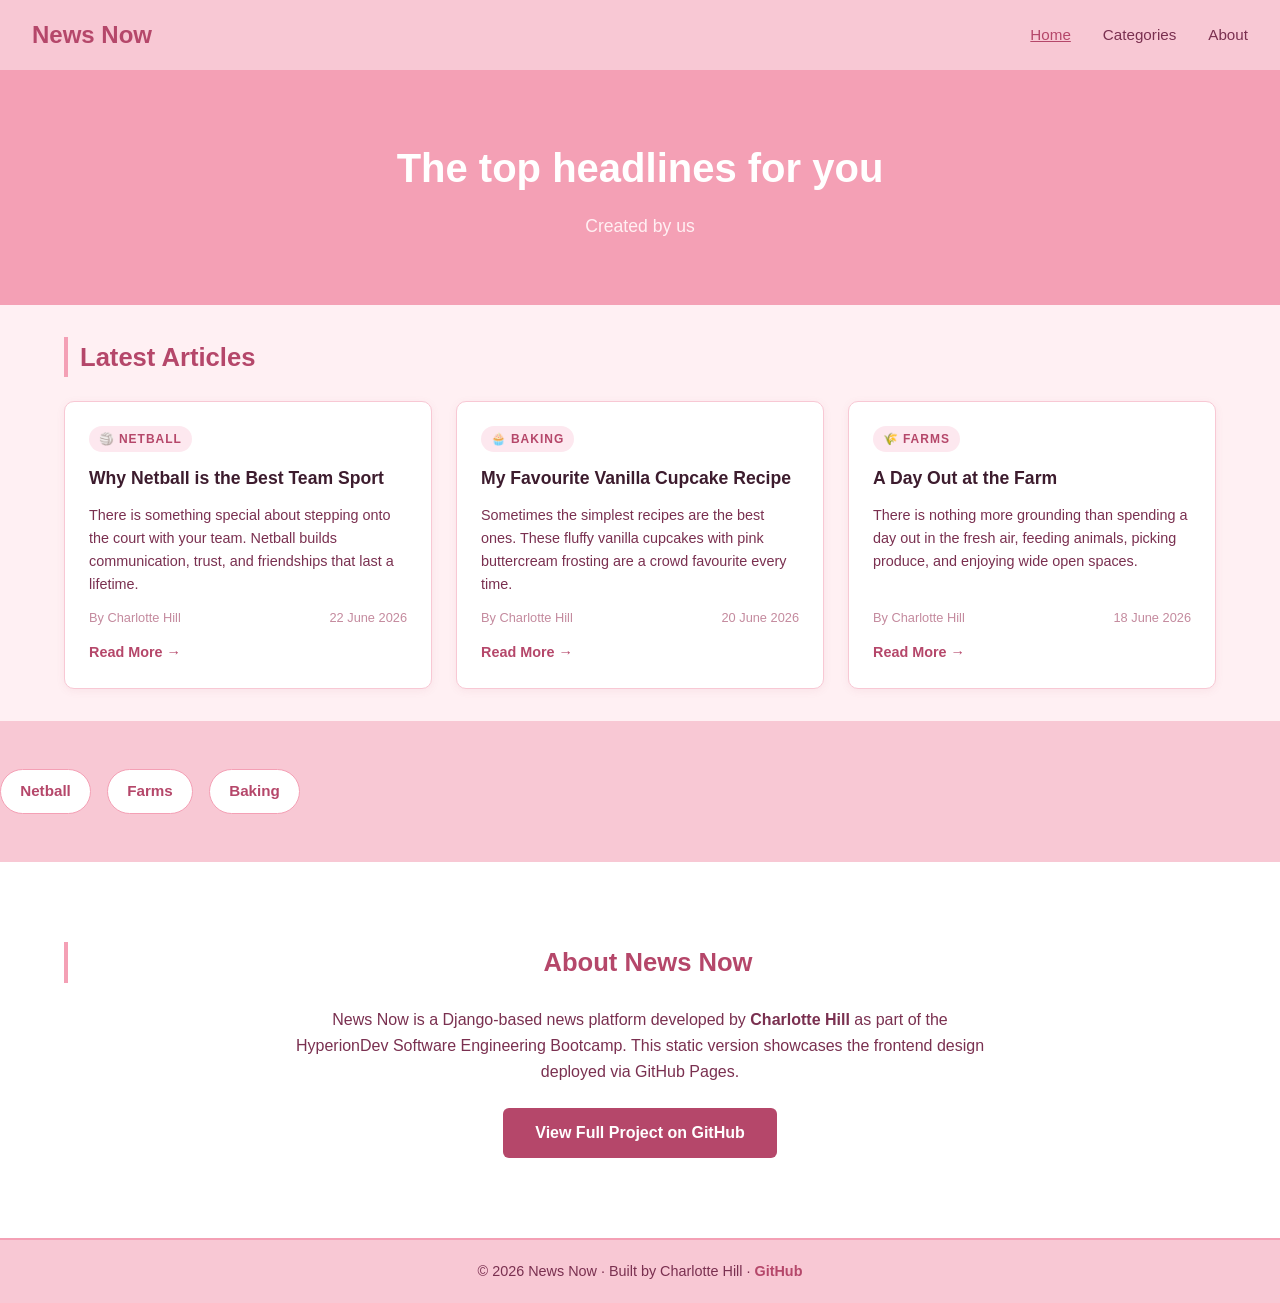
<file: index.html>
<!DOCTYPE html>
<html lang="en">
<head>
  <meta charset="UTF-8" />
  <meta name="viewport" content="width=device-width, initial-scale=1.0"/>
  <title>News Now| Latest Headlines</title>
  <link rel="stylesheet" href="css/style.css" />
</head>
<body>

  <!-- NAVBAR -->
  <header>
    <nav class="navbar">
      <div class="logo">News Now</div>
      <ul class="nav-links">
        <li><a href="index.html" class="active">Home</a></li>
        <li><a href="#categories">Categories</a></li>
        <li><a href="#about">About</a></li>
      </ul>
    </nav>
  </header>

  <!-- HERO -->
  <section class="hero">
    <div class="hero-content">
      <h1>The top headlines for you</h1>
      <p>Created by us</p>
    </div>
  </section>

  <!-- FEATURED ARTICLES -->
  <main class="container">
    <h2 class="section-title">Latest Articles</h2>
    <div class="articles-grid">

  <article class="card">
    <div class="card-category netball">🏐 Netball</div>
    <h3 class="card-title">Why Netball is the Best Team Sport</h3>
    <p class="card-excerpt">
      There is something special about stepping onto the court with your team.
      Netball builds communication, trust, and friendships that last a lifetime.
    </p>
    <div class="card-meta">
      <span class="author">By Charlotte Hill</span>
      <span class="date">22 June 2026</span>
    </div>
    <a href="article.html" class="read-more">Read More →</a>
  </article>

  <article class="card">
    <div class="card-category baking">🧁 Baking</div>
    <h3 class="card-title">My Favourite Vanilla Cupcake Recipe</h3>
    <p class="card-excerpt">
      Sometimes the simplest recipes are the best ones. These fluffy vanilla
      cupcakes with pink buttercream frosting are a crowd favourite every time.
    </p>
    <div class="card-meta">
      <span class="author">By Charlotte Hill</span>
      <span class="date">20 June 2026</span>
    </div>
    <a href="baking.html" class="read-more">Read More →</a>
  </article>

  <article class="card">
    <div class="card-category farms">🌾 Farms</div>
    <h3 class="card-title">A Day Out at the Farm</h3>
    <p class="card-excerpt">
      There is nothing more grounding than spending a day out in the fresh air,
      feeding animals, picking produce, and enjoying wide open spaces.
    </p>
    <div class="card-meta">
      <span class="author">By Charlotte Hill</span>
      <span class="date">18 June 2026</span>
    </div>
    <a href="farms.html" class="read-more">Read More →</a>
  </article>

    </div>
  </main>

  <!-- CATEGORIES SECTION -->
  <section id="categories" class="categories-section">
    <div class="categories-grid">
    <div class="category-pill">Netball</div>
    <div class="category-pill">Farms</div>
    <div class="category-pill">Baking</div>
    </div>
  </section>

  <!-- ABOUT SECTION -->
  <section id="about" class="about-section">
    <div class="container">
      <h2 class="section-title">About News Now</h2>
      <p>
        News Now is a Django-based news platform developed by <strong>Charlotte Hill</strong>
        as part of the HyperionDev Software Engineering Bootcamp. This static version
        showcases the frontend design deployed via GitHub Pages.
      </p>
      <a
        href="https://github.com/hyperiondev-bootcamps/CH26020020037"
        class="btn"
        target="_blank"
      >View Full Project on GitHub</a>
    </div>
  </section>

  <!-- FOOTER -->
  <footer>
    <p>© 2026 News Now · Built by Charlotte Hill · 
      <a href="https://github.com/Char-rea" target="_blank">GitHub</a>
    </p>
  </footer>

</body>
</html>
</file>
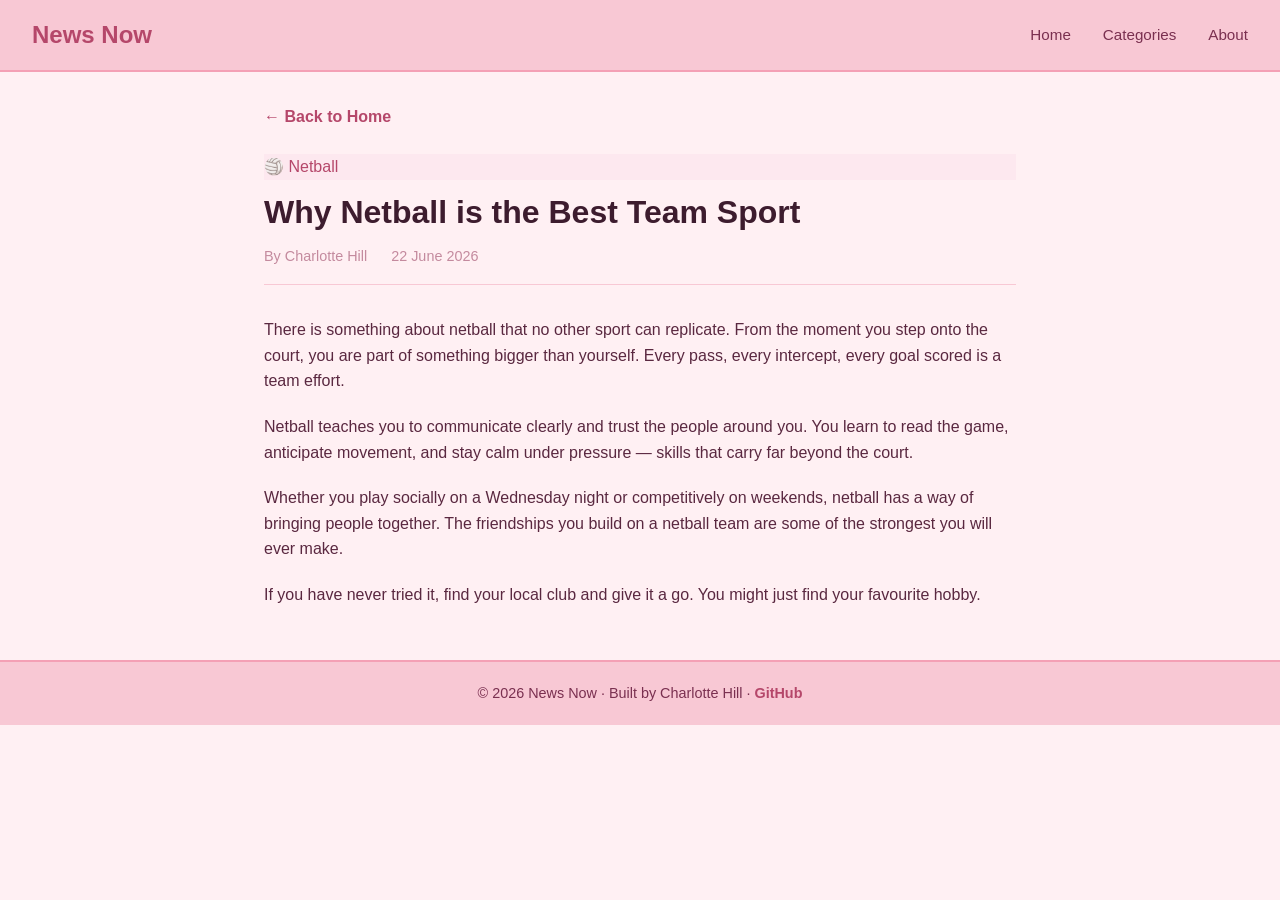
<file: article.html>
<!DOCTYPE html>
<html lang="en">
<head>
  <meta charset="UTF-8" />
  <meta name="viewport" content="width=device-width, initial-scale=1.0"/>
  <title>News Now | Article</title>
  <link rel="stylesheet" href="css/style.css" />
</head>
<body>

  <header>
    <nav class="navbar">
      <div class="logo">News Now</div>
      <ul class="nav-links">
        <li><a href="index.html">Home</a></li>
        <li><a href="index.html#categories">Categories</a></li>
        <li><a href="index.html#about">About</a></li>
      </ul>
    </nav>
  </header>

  <main class="container article-page">
  <a href="index.html" class="back-link">← Back to Home</a>

  <div class="article-category netball">🏐 Netball</div>
  <h1 class="article-title">Why Netball is the Best Team Sport</h1>

  <div class="article-meta">
    <span class="author">By Charlotte Hill</span>
    <span class="date">22 June 2026</span>
  </div>

  <div class="article-body">
    <p>
      There is something about netball that no other sport can replicate. 
      From the moment you step onto the court, you are part of something 
      bigger than yourself. Every pass, every intercept, every goal scored 
      is a team effort.
    </p>
    <p>
      Netball teaches you to communicate clearly and trust the people around 
      you. You learn to read the game, anticipate movement, and stay calm 
      under pressure — skills that carry far beyond the court.
    </p>
    <p>
      Whether you play socially on a Wednesday night or competitively on 
      weekends, netball has a way of bringing people together. The friendships 
      you build on a netball team are some of the strongest you will ever make.
    </p>
    <p>
      If you have never tried it, find your local club and give it a go. 
      You might just find your favourite hobby.
    </p>
  </div>
    </main>
  <footer>
    <p>© 2026 News Now · Built by Charlotte Hill · 
      <a href="https://github.com/Char-rea" target="_blank">GitHub</a>
    </p>
  </footer>

</body>
</html>
</file>
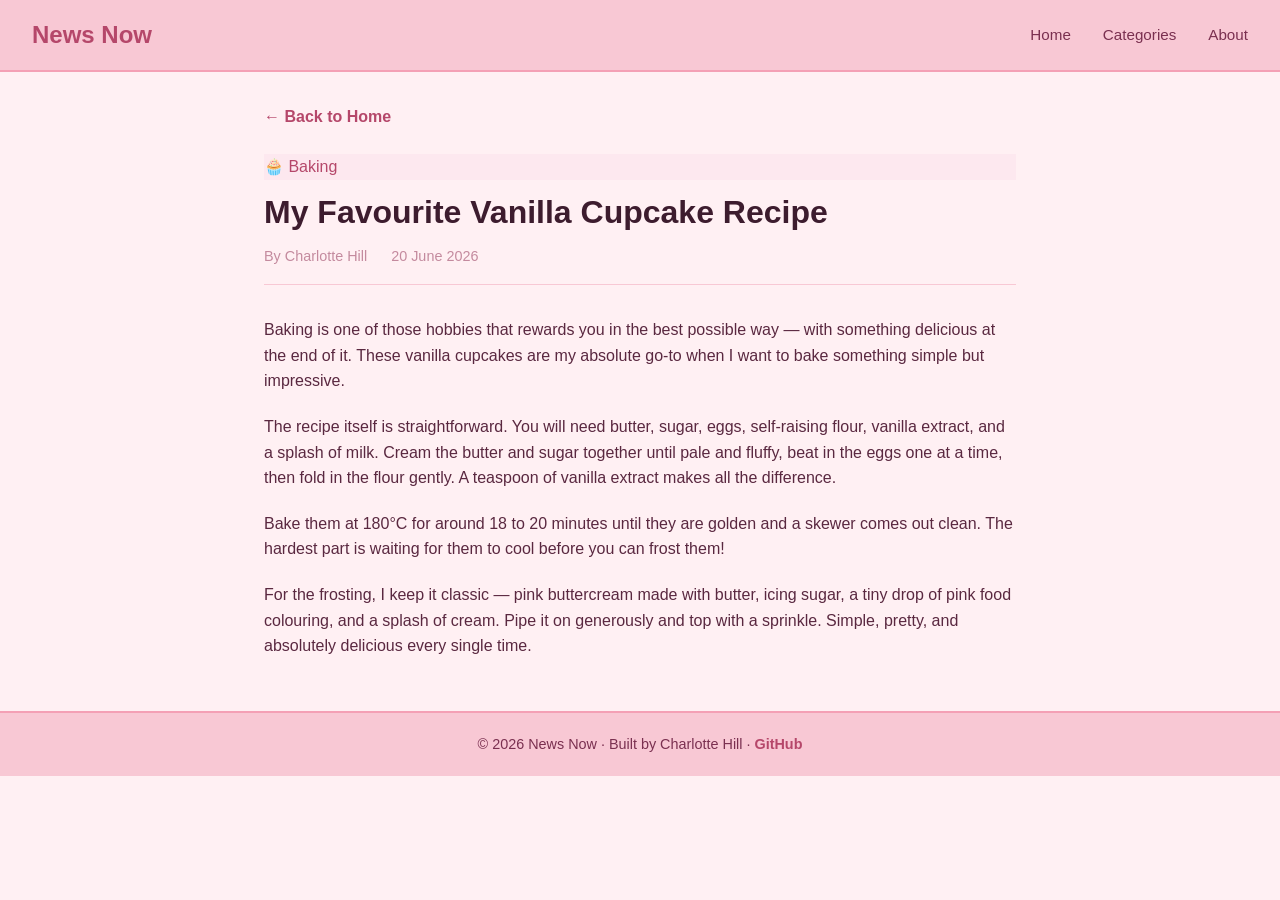
<file: baking.html>
<!DOCTYPE html>
<html lang="en">
<head>
  <meta charset="UTF-8" />
  <meta name="viewport" content="width=device-width, initial-scale=1.0"/>
  <title>News Now | My Favourite Vanilla Cupcake Recipe</title>
  <link rel="stylesheet" href="css/style.css" />
</head>
<body>

  <header>
    <nav class="navbar">
      <div class="logo">News Now</div>
      <ul class="nav-links">
        <li><a href="index.html">Home</a></li>
        <li><a href="index.html#categories">Categories</a></li>
        <li><a href="index.html#about">About</a></li>
      </ul>
    </nav>
  </header>

  <main class="container article-page">
    <a href="index.html" class="back-link">← Back to Home</a>

    <div class="article-category baking">🧁 Baking</div>
    <h1 class="article-title">My Favourite Vanilla Cupcake Recipe</h1>

    <div class="article-meta">
      <span class="author">By Charlotte Hill</span>
      <span class="date">20 June 2026</span>
    </div>

    <div class="article-body">
      <p>
        Baking is one of those hobbies that rewards you in the best possible 
        way — with something delicious at the end of it. These vanilla cupcakes 
        are my absolute go-to when I want to bake something simple but impressive.
      </p>
      <p>
        The recipe itself is straightforward. You will need butter, sugar, eggs, 
        self-raising flour, vanilla extract, and a splash of milk. Cream the 
        butter and sugar together until pale and fluffy, beat in the eggs one 
        at a time, then fold in the flour gently. A teaspoon of vanilla extract 
        makes all the difference.
      </p>
      <p>
        Bake them at 180°C for around 18 to 20 minutes until they are golden 
        and a skewer comes out clean. The hardest part is waiting for them to 
        cool before you can frost them!
      </p>
      <p>
        For the frosting, I keep it classic — pink buttercream made with butter, 
        icing sugar, a tiny drop of pink food colouring, and a splash of cream. 
        Pipe it on generously and top with a sprinkle. Simple, pretty, and 
        absolutely delicious every single time.
      </p>
    </div>
  </main>

  <footer>
    <p>© 2026 News Now · Built by Charlotte Hill · 
      <a href="https://github.com/Char-rea" target="_blank">GitHub</a>
    </p>
  </footer>

</body>
</html>
</file>
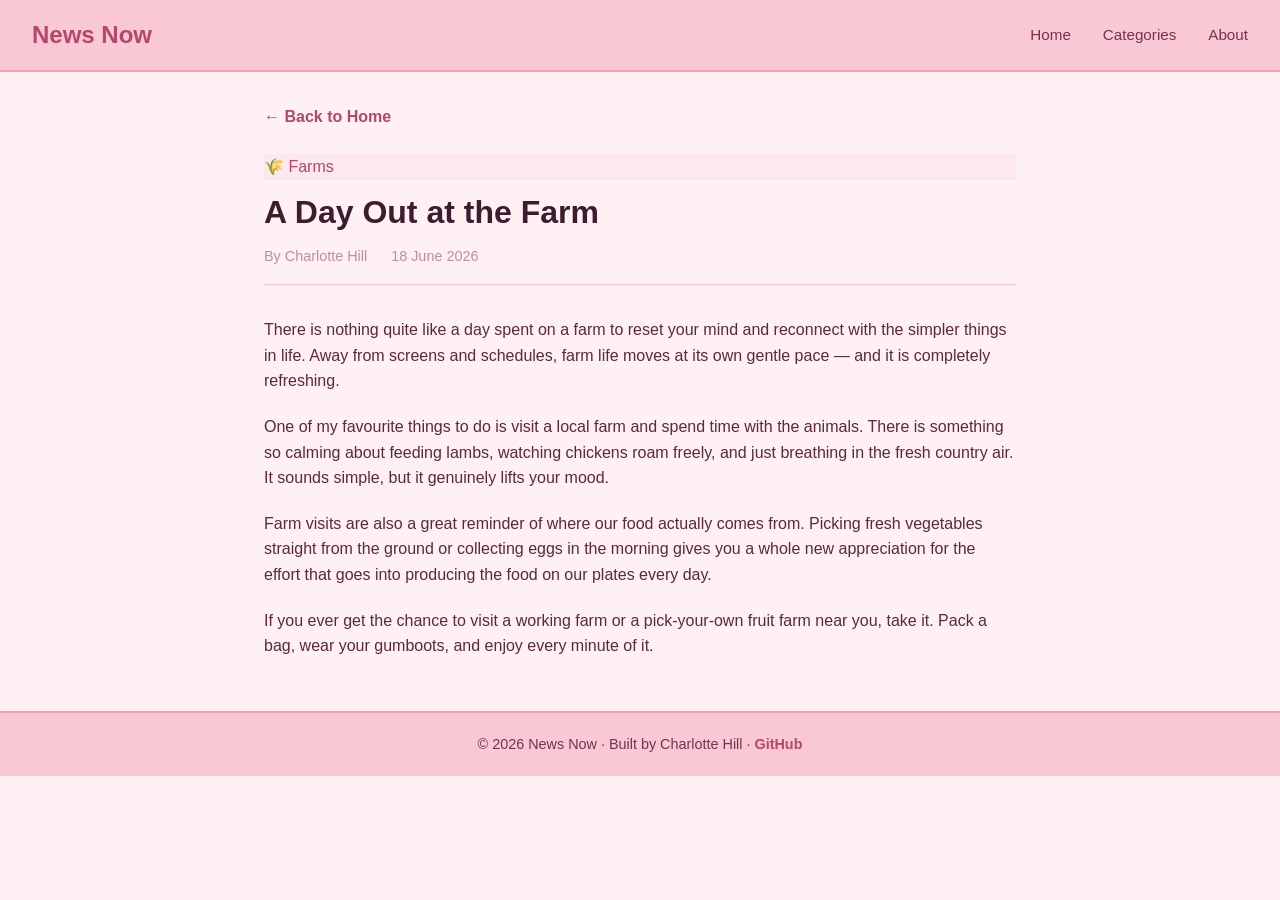
<file: farms.html>
<!DOCTYPE html>
<html lang="en">
<head>
  <meta charset="UTF-8" />
  <meta name="viewport" content="width=device-width, initial-scale=1.0"/>
  <title>News Now | A Day Out at the Farm</title>
  <link rel="stylesheet" href="css/style.css" />
</head>
<body>

  <header>
    <nav class="navbar">
      <div class="logo">News Now</div>
      <ul class="nav-links">
        <li><a href="index.html">Home</a></li>
        <li><a href="index.html#categories">Categories</a></li>
        <li><a href="index.html#about">About</a></li>
      </ul>
    </nav>
  </header>

  <main class="container article-page">
    <a href="index.html" class="back-link">← Back to Home</a>

    <div class="article-category farms">🌾 Farms</div>
    <h1 class="article-title">A Day Out at the Farm</h1>

    <div class="article-meta">
      <span class="author">By Charlotte Hill</span>
      <span class="date">18 June 2026</span>
    </div>

    <div class="article-body">
      <p>
        There is nothing quite like a day spent on a farm to reset your mind 
        and reconnect with the simpler things in life. Away from screens and 
        schedules, farm life moves at its own gentle pace — and it is 
        completely refreshing.
      </p>
      <p>
        One of my favourite things to do is visit a local farm and spend time 
        with the animals. There is something so calming about feeding lambs, 
        watching chickens roam freely, and just breathing in the fresh country 
        air. It sounds simple, but it genuinely lifts your mood.
      </p>
      <p>
        Farm visits are also a great reminder of where our food actually comes 
        from. Picking fresh vegetables straight from the ground or collecting 
        eggs in the morning gives you a whole new appreciation for the effort 
        that goes into producing the food on our plates every day.
      </p>
      <p>
        If you ever get the chance to visit a working farm or a pick-your-own 
        fruit farm near you, take it. Pack a bag, wear your gumboots, and 
        enjoy every minute of it.
      </p>
    </div>
  </main>

  <footer>
    <p>© 2026 News Now · Built by Charlotte Hill · 
      <a href="https://github.com/Char-rea" target="_blank">GitHub</a>
    </p>
  </footer>

</body>
</html>
</file>
<file: css/style.css>
/* ── RESET & BASE ── */
*, *::before, *::after {
  box-sizing: border-box;
  margin: 0;
  padding: 0;
}

body {
  font-family: 'Segoe UI', Arial, sans-serif;
  background-color: #fff0f3;
  color: #3d1c2e;
  line-height: 1.6;
}

a {
  text-decoration: none;
  color: inherit;
}

/* ── NAVBAR ── */
.navbar {
  display: flex;
  justify-content: space-between;
  align-items: center;
  background-color: #f8c8d4;
  padding: 1rem 2rem;
  border-bottom: 2px solid #f4a0b5;
}

.logo {
  font-size: 1.5rem;
  font-weight: 700;
  color: #b5476a;
}

.nav-links {
  list-style: none;
  display: flex;
  gap: 2rem;
}

.nav-links a {
  color: #7a3050;
  font-size: 0.95rem;
  font-weight: 500;
}

.nav-links a:hover,
.nav-links a.active {
  color: #b5476a;
  text-decoration: underline;
}

/* ── HERO ── */
.hero {
  background-color: #f4a0b5;
  color: white;
  padding: 4rem 2rem;
  text-align: center;
}

.hero h1 {
  font-size: 2.5rem;
  margin-bottom: 0.75rem;
  color: #fff;
}

.hero p {
  font-size: 1.1rem;
  color: #fff0f3;
  max-width: 600px;
  margin: 0 auto;
}

/* ── CONTAINER ── */
.container {
  max-width: 1200px;
  margin: 0 auto;
  padding: 2rem 1.5rem;
}

/* ── SECTION TITLES ── */
.section-title {
  font-size: 1.6rem;
  margin-bottom: 1.5rem;
  color: #b5476a;
  border-left: 4px solid #f4a0b5;
  padding-left: 0.75rem;
}

/* ── ARTICLES GRID ── */
.articles-grid {
  display: grid;
  grid-template-columns: repeat(auto-fill, minmax(300px, 1fr));
  gap: 1.5rem;
}

/* ── CARD ── */
.card {
  background: #fff;
  border-radius: 10px;
  padding: 1.5rem;
  border: 1px solid #f8c8d4;
  box-shadow: 0 2px 8px rgba(180, 71, 106, 0.08);
  display: flex;
  flex-direction: column;
  gap: 0.75rem;
  transition: transform 0.2s, box-shadow 0.2s;
}

.card:hover {
  transform: translateY(-3px);
  box-shadow: 0 6px 18px rgba(180, 71, 106, 0.15);
}

.card-category {
  display: inline-block;
  font-size: 0.75rem;
  font-weight: 700;
  text-transform: uppercase;
  letter-spacing: 1px;
  padding: 0.2rem 0.6rem;
  border-radius: 20px;
  background-color: #fde8ef;
  color: #b5476a;
  width: fit-content;
}

.card-title {
  font-size: 1.1rem;
  font-weight: 700;
  color: #3d1c2e;
}

.card-excerpt {
  font-size: 0.9rem;
  color: #7a3050;
  flex-grow: 1;
}

.card-meta {
  display: flex;
  justify-content: space-between;
  font-size: 0.8rem;
  color: #c48a9e;
}

.read-more {
  color: #b5476a;
  font-weight: 600;
  font-size: 0.9rem;
}

.read-more:hover {
  text-decoration: underline;
}

/* ── Colours ── */
.netball  { background: #fde8ef; color: #b5476a; }
.baking   { background: #fde8ef; color: #b5476a; }
.farms    { background: #fde8ef; color: #b5476a; }

/* ── CATEGORIES SECTION ── */
.categories-section {
  background-color: #f8c8d4;
  padding: 3rem 0;
}

.categories-section .section-title {
  color: #7a3050;
  border-color: #b5476a;
}

.categories-grid {
  display: flex;
  flex-wrap: wrap;
  gap: 1rem;
}

.category-pill {
  padding: 0.6rem 1.2rem;
  border-radius: 30px;
  background-color: #fff;
  color: #b5476a;
  font-weight: 600;
  font-size: 0.95rem;
  border: 1px solid #f4a0b5;
  transition: background 0.2s;
}

.category-pill:hover {
  background-color: #fde8ef;
}

/* ── ABOUT SECTION ── */
.about-section {
  background: #fff;
  padding: 3rem 0;
  text-align: center;
}

.about-section p {
  max-width: 700px;
  margin: 0 auto 1.5rem;
  color: #7a3050;
  font-size: 1rem;
}

.btn {
  display: inline-block;
  background-color: #b5476a;
  color: white;
  padding: 0.75rem 2rem;
  border-radius: 6px;
  font-weight: 600;
  transition: background 0.2s;
}

.btn:hover {
  background-color: #933858;
}

/* ── FOOTER ── */
footer {
  background-color: #f8c8d4;
  color: #7a3050;
  text-align: center;
  padding: 1.25rem;
  font-size: 0.9rem;
  border-top: 2px solid #f4a0b5;
}

footer a {
  color: #b5476a;
  font-weight: 600;
}

/* ── ARTICLE PAGE ── */
.article-page {
  max-width: 800px;
}

.back-link {
  display: inline-block;
  color: #b5476a;
  margin-bottom: 1.5rem;
  font-weight: 600;
}

.back-link:hover {
  text-decoration: underline;
}

.article-title {
  font-size: 2rem;
  color: #3d1c2e;
  margin: 0.75rem 0;
  line-height: 1.3;
}

.article-meta {
  display: flex;
  gap: 1.5rem;
  color: #c48a9e;
  font-size: 0.9rem;
  margin-bottom: 2rem;
  padding-bottom: 1rem;
  border-bottom: 1px solid #f8c8d4;
}

.article-body p {
  margin-bottom: 1.25rem;
  font-size: 1rem;
  color: #5a2840;
}

/* ── RESPONSIVE ── */
@media (max-width: 600px) {
  .hero h1 { font-size: 1.8rem; }
  .navbar { flex-direction: column; gap: 0.75rem; }
  .nav-links { gap: 1rem; }
  .articles-grid { grid-template-columns: 1fr; }
}
</file>
